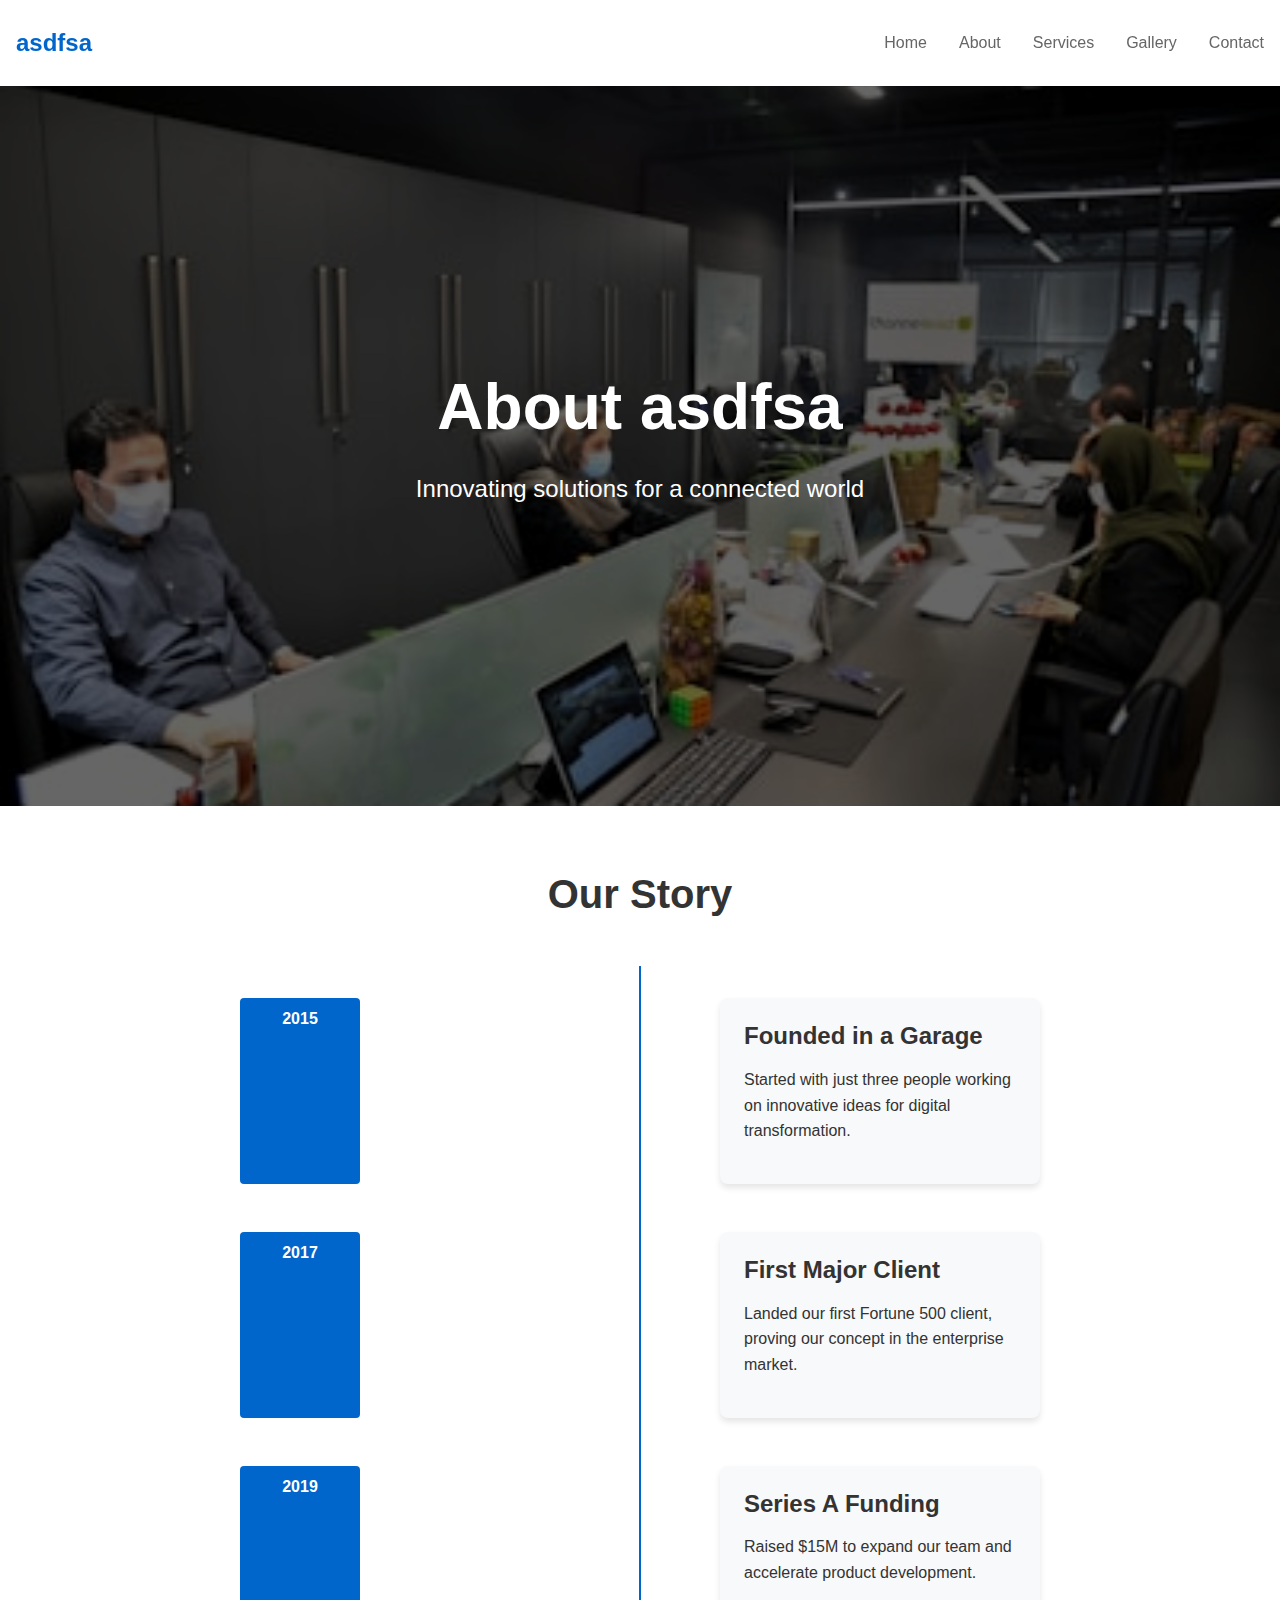
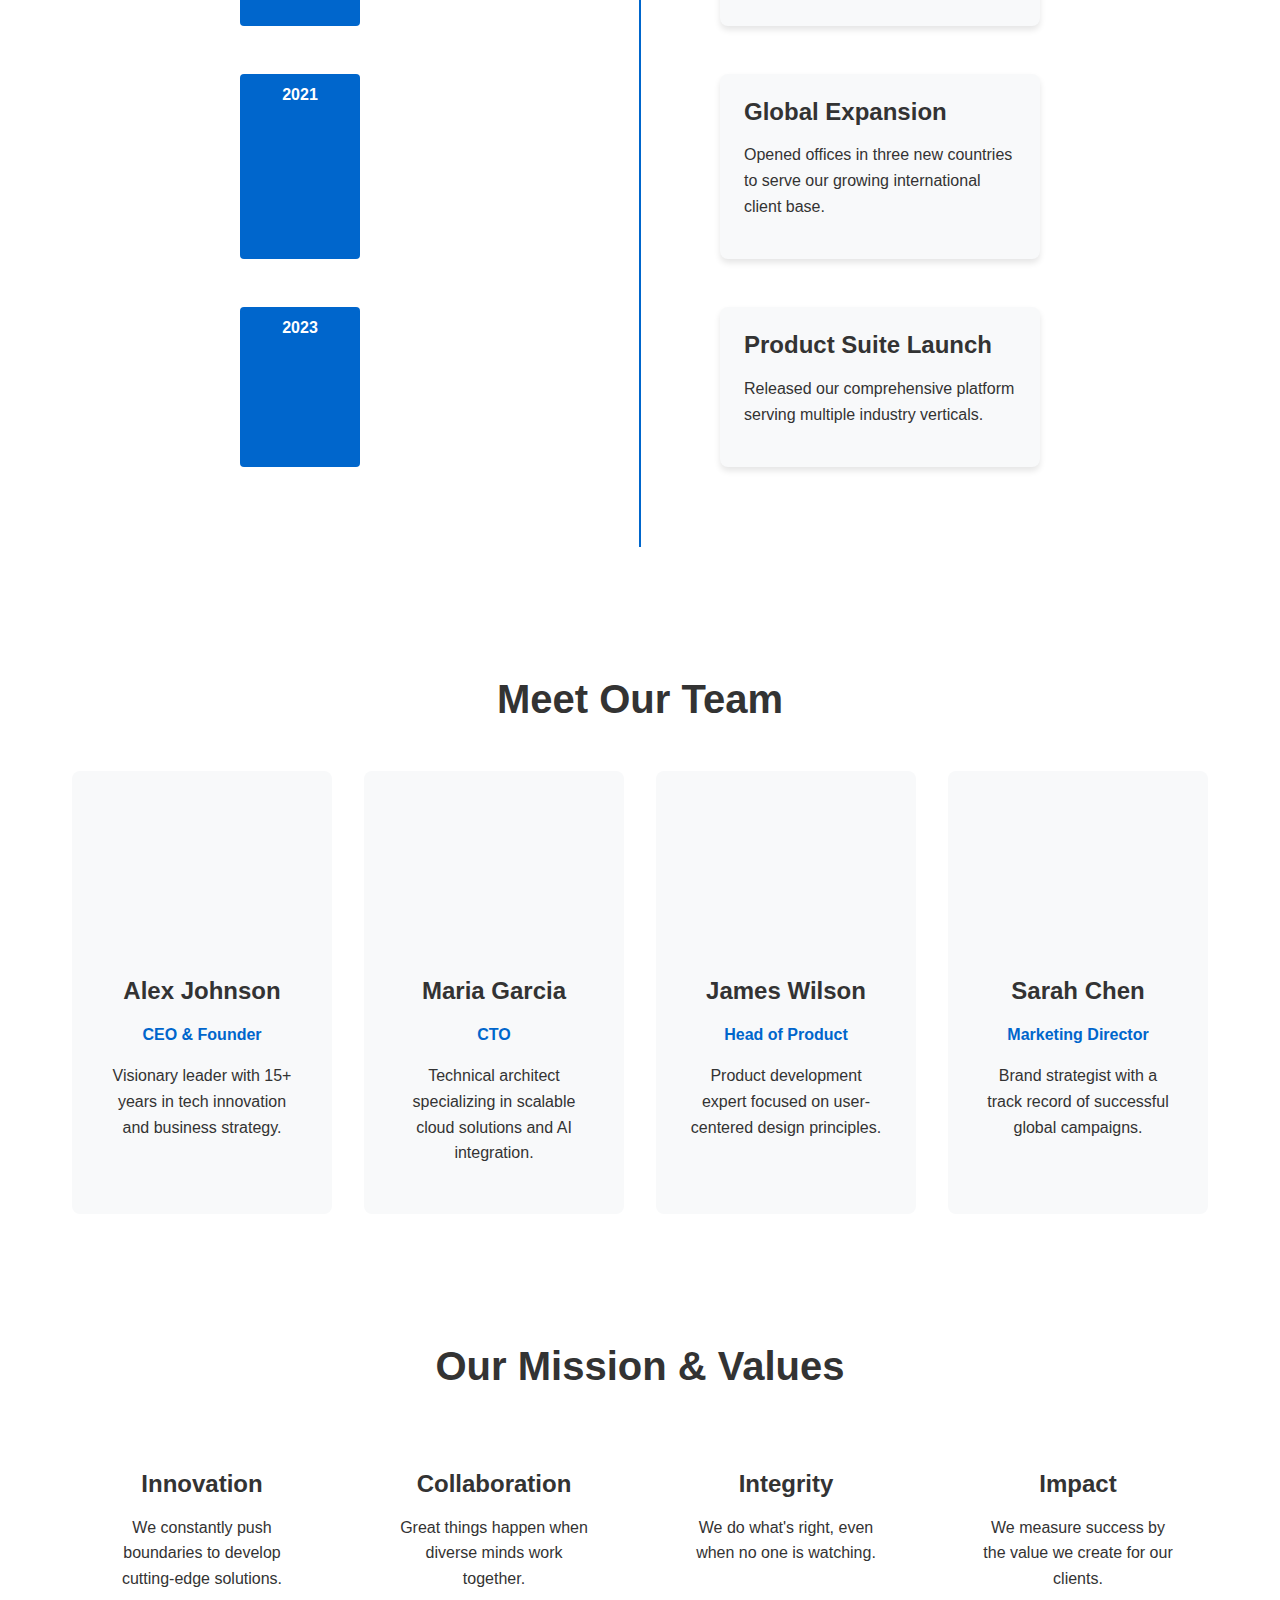
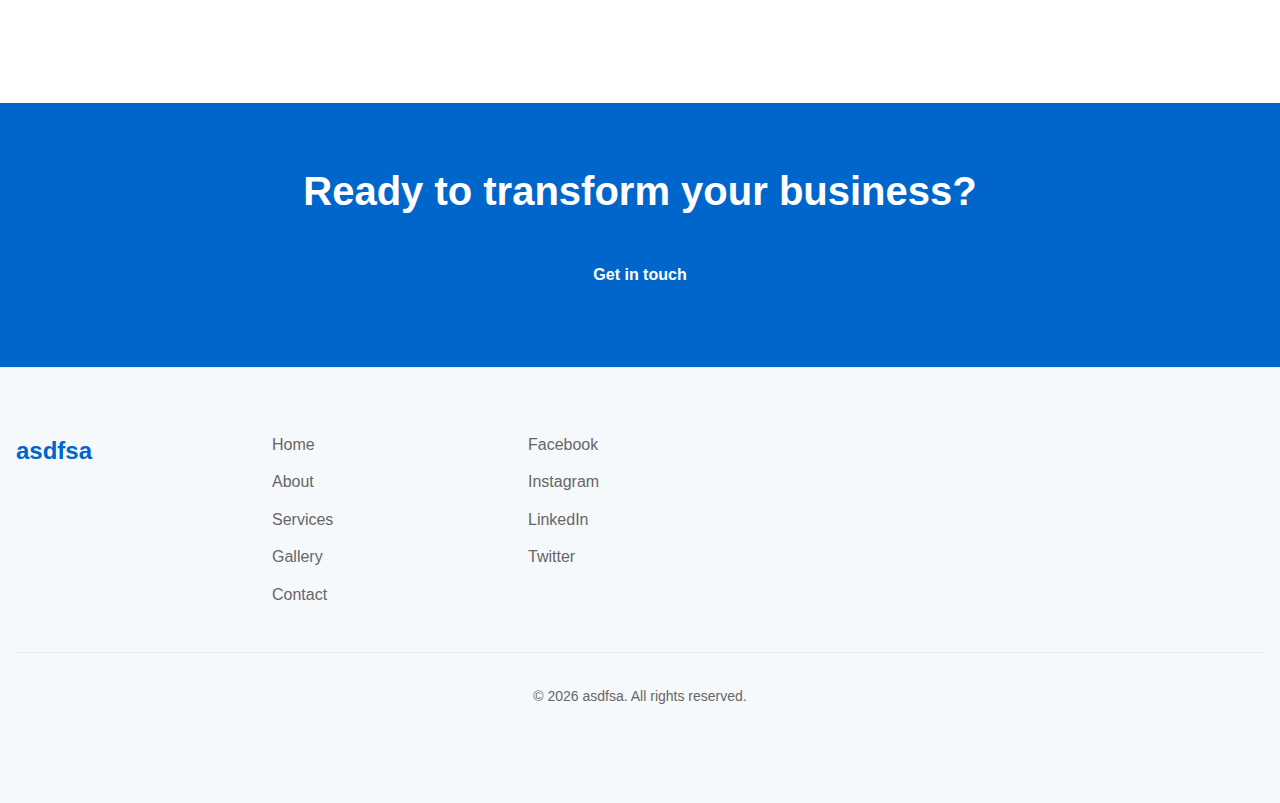
<file: about.html>
<!DOCTYPE html>
            <html lang="en">
            <head>
            <meta charset="UTF-8" />
            <meta name="viewport" content="width=device-width, initial-scale=1.0" />
            <title>asdfsa | About Us</title>
            <link rel="stylesheet" href="css/base.css" />
            <link rel="stylesheet" href="css/about.css" />
            </head>
            <body>
            <header class="site-header">
  <div class="header-container">
    <a href="index.html" class="logo">asdfsa</a>
    
    <button class="menu-toggle" aria-label="Toggle navigation">
      <span class="hamburger"></span>
    </button>
    
    <nav class="main-nav">
      <ul class="nav-menu">
        <li><a href="index.html">Home</a></li>
        <li><a href="about.html">About</a></li>
        <li><a href="services.html">Services</a></li>
        <li><a href="gallery.html">Gallery</a></li>
        <li><a href="contact.html">Contact</a></li>
      </ul>
    </nav>
  </div>
</header>

            <main>
  <!-- Hero Section -->
  <section class="hero">
    <div class="hero-image-container">
      <img src="images/about1.jpg" alt="asdfsa office" class="hero-image">
      <div class="hero-overlay"></div>
    </div>
    <div class="hero-content">
      <h1>About asdfsa</h1>
      <p class="subheading">Innovating solutions for a connected world</p>
    </div>
  </section>

  <!-- Our Story -->
  <section class="section our-story">
    <div class="container">
      <h2>Our Story</h2>
      <div class="timeline">
        <div class="timeline-item">
          <div class="timeline-year">2015</div>
          <div class="timeline-content">
            <h3>Founded in a Garage</h3>
            <p>Started with just three people working on innovative ideas for digital transformation.</p>
          </div>
        </div>
        <div class="timeline-item">
          <div class="timeline-year">2017</div>
          <div class="timeline-content">
            <h3>First Major Client</h3>
            <p>Landed our first Fortune 500 client, proving our concept in the enterprise market.</p>
          </div>
        </div>
        <div class="timeline-item">
          <div class="timeline-year">2019</div>
          <div class="timeline-content">
            <h3>Series A Funding</h3>
            <p>Raised $15M to expand our team and accelerate product development.</p>
          </div>
        </div>
        <div class="timeline-item">
          <div class="timeline-year">2021</div>
          <div class="timeline-content">
            <h3>Global Expansion</h3>
            <p>Opened offices in three new countries to serve our growing international client base.</p>
          </div>
        </div>
        <div class="timeline-item">
          <div class="timeline-year">2023</div>
          <div class="timeline-content">
            <h3>Product Suite Launch</h3>
            <p>Released our comprehensive platform serving multiple industry verticals.</p>
          </div>
        </div>
      </div>
    </div>
  </section>

  <!-- Meet Our Team -->
  <section class="section team">
    <div class="container">
      <h2>Meet Our Team</h2>
      <div class="team-grid">
        <div class="team-member">
          <div class="team-photo">
            <i class="fas fa-user-circle"></i>
          </div>
          <h3>Alex Johnson</h3>
          <p class="title">CEO & Founder</p>
          <p class="bio">Visionary leader with 15+ years in tech innovation and business strategy.</p>
        </div>
        <div class="team-member">
          <div class="team-photo">
            <i class="fas fa-user-circle"></i>
          </div>
          <h3>Maria Garcia</h3>
          <p class="title">CTO</p>
          <p class="bio">Technical architect specializing in scalable cloud solutions and AI integration.</p>
        </div>
        <div class="team-member">
          <div class="team-photo">
            <i class="fas fa-user-circle"></i>
          </div>
          <h3>James Wilson</h3>
          <p class="title">Head of Product</p>
          <p class="bio">Product development expert focused on user-centered design principles.</p>
        </div>
        <div class="team-member">
          <div class="team-photo">
            <i class="fas fa-user-circle"></i>
          </div>
          <h3>Sarah Chen</h3>
          <p class="title">Marketing Director</p>
          <p class="bio">Brand strategist with a track record of successful global campaigns.</p>
        </div>
      </div>
    </div>
  </section>

  <!-- Our Mission & Values -->
  <section class="section values">
    <div class="container">
      <h2>Our Mission & Values</h2>
      <div class="values-grid">
        <div class="value-card">
          <i class="fas fa-lightbulb"></i>
          <h3>Innovation</h3>
          <p>We constantly push boundaries to develop cutting-edge solutions.</p>
        </div>
        <div class="value-card">
          <i class="fas fa-users"></i>
          <h3>Collaboration</h3>
          <p>Great things happen when diverse minds work together.</p>
        </div>
        <div class="value-card">
          <i class="fas fa-shield-alt"></i>
          <h3>Integrity</h3>
          <p>We do what's right, even when no one is watching.</p>
        </div>
        <div class="value-card">
          <i class="fas fa-rocket"></i>
          <h3>Impact</h3>
          <p>We measure success by the value we create for our clients.</p>
        </div>
      </div>
    </div>
  </section>

  <!-- CTA Banner -->
  <section class="cta-banner">
    <div class="container">
      <h2>Ready to transform your business?</h2>
      <a href="contact.html" class="btn btn-primary">Get in touch</a>
    </div>
  </section>
</main>

            <footer class="site-footer">
  <div class="footer-container">
    <div class="footer-grid">
      <div class="footer-logo">asdfsa</div>
      
      <div class="footer-links">
        <ul class="footer-nav">
          <li><a href="index.html">Home</a></li>
          <li><a href="about.html">About</a></li>
          <li><a href="services.html">Services</a></li>
          <li><a href="gallery.html">Gallery</a></li>
          <li><a href="contact.html">Contact</a></li>
        </ul>
      </div>
      
      <div class="footer-social">
        <ul class="social-links">
          <li><a href="#" aria-label="Facebook">Facebook</a></li>
          <li><a href="#" aria-label="Instagram">Instagram</a></li>
          <li><a href="#" aria-label="LinkedIn">LinkedIn</a></li>
          <li><a href="#" aria-label="Twitter">Twitter</a></li>
        </ul>
      </div>
      
      <div class="footer-legal">
        <p class="copyright">&copy; <span id="year"></span> asdfsa. All rights reserved.</p>
      </div>
    </div>
  </div>
</footer>

<script>
  document.getElementById('year').textContent = new Date().getFullYear();
</script>

            <script src="js/base.js"></script>
            <script src="js/about.js"></script>
            </body>
            </html>
</file>
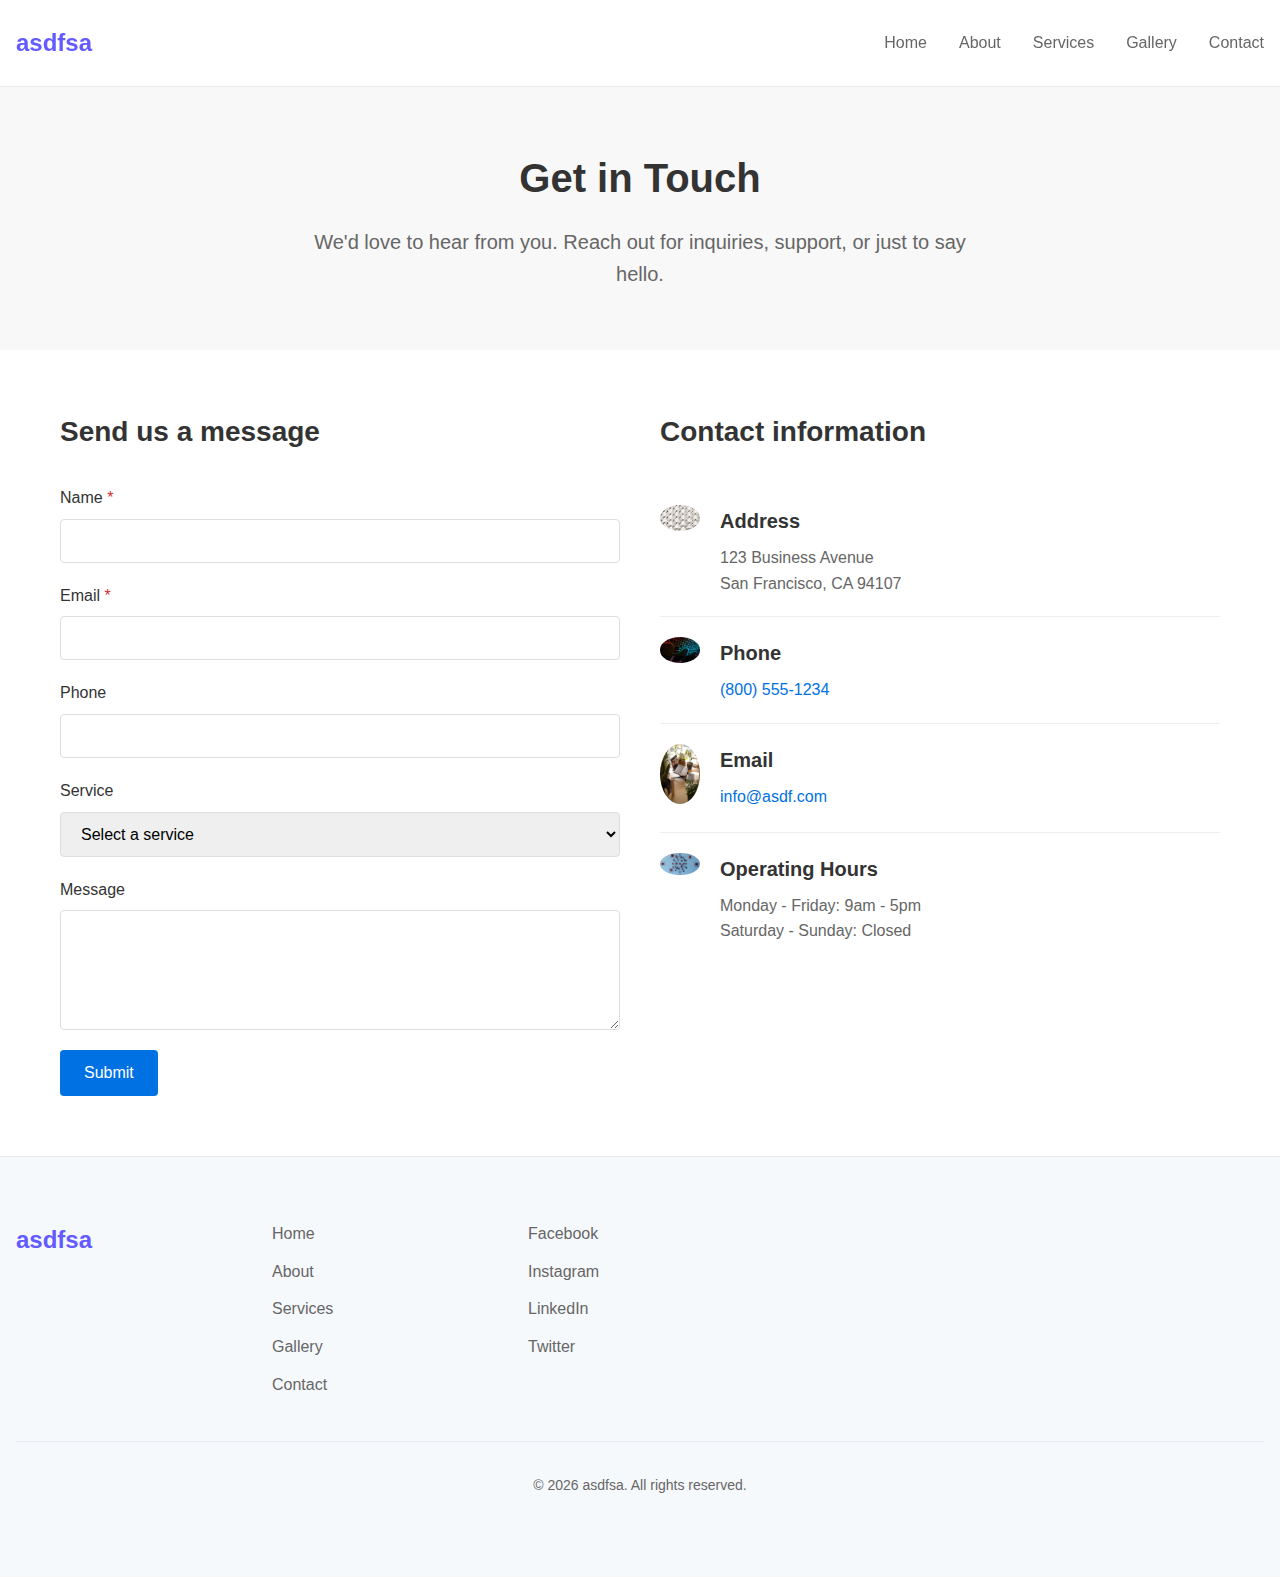
<file: contact.html>
<!DOCTYPE html>
            <html lang="en">
            <head>
            <meta charset="UTF-8" />
            <meta name="viewport" content="width=device-width, initial-scale=1.0" />
            <title>asdfsa | Contact Us</title>
            <link rel="stylesheet" href="css/base.css" />
            <link rel="stylesheet" href="css/contact.css" />
            </head>
            <body>
            <header class="site-header">
  <div class="header-container">
    <a href="index.html" class="logo">asdfsa</a>
    
    <button class="menu-toggle" aria-label="Toggle navigation">
      <span class="hamburger"></span>
    </button>
    
    <nav class="main-nav">
      <ul class="nav-menu">
        <li><a href="index.html">Home</a></li>
        <li><a href="about.html">About</a></li>
        <li><a href="services.html">Services</a></li>
        <li><a href="gallery.html">Gallery</a></li>
        <li><a href="contact.html">Contact</a></li>
      </ul>
    </nav>
  </div>
</header>

            <!-- header include -->
<main class="contact-page">
  <section class="contact-hero">
    <div class="container">
      <h1>Get in Touch</h1>
      <p class="subheading">We'd love to hear from you. Reach out for inquiries, support, or just to say hello.</p>
    </div>
  </section>

  <section class="contact-content">
    <div class="container">
      <div class="contact-grid">
        <div class="contact-form-container">
          <h2>Send us a message</h2>
          <form id="customForm" data-form-handler="" class="contact-form">
            <div class="form-group">
              <label for="name">Name <span class="required">*</span></label>
              <input type="text" id="name" name="name" required>
            </div>
            <div class="form-group">
              <label for="email">Email <span class="required">*</span></label>
              <input type="email" id="email" name="email" required>
            </div>
            <div class="form-group">
              <label for="phone">Phone</label>
              <input type="tel" id="phone" name="phone">
            </div>
            <div class="form-group">
              <label for="service">Service</label>
              <select id="service" name="service">
                <option value="">Select a service</option>
                <option value="support">Technical Support</option>
                <option value="sales">Sales Inquiry</option>
                <option value="feedback">Product Feedback</option>
                <option value="other">Other</option>
              </select>
            </div>
            <div class="form-group">
              <label for="message">Message</label>
              <textarea id="message" name="message" rows="5"></textarea>
            </div>
            <button type="submit" class="btn-submit">Submit</button>
          </form>
        </div>

        <div class="contact-info-container">
          <h2>Contact information</h2>
          <div class="contact-card">
            <div class="contact-icon">
              <img src="images/contact1.jpg" alt="Location icon" width="40" height="40">
            </div>
            <div class="contact-details">
              <h3>Address</h3>
              <p>123 Business Avenue<br>San Francisco, CA 94107</p>
            </div>
          </div>

          <div class="contact-card">
            <div class="contact-icon">
              <img src="images/contact2.jpg" alt="Phone icon" width="40" height="40">
            </div>
            <div class="contact-details">
              <h3>Phone</h3>
              <p><a href="tel:+18005551234">(800) 555-1234</a></p>
            </div>
          </div>

          <div class="contact-card">
            <div class="contact-icon">
              <img src="images/contact3.jpg" alt="Email icon" width="40" height="40">
            </div>
            <div class="contact-details">
              <h3>Email</h3>
              <p><a href="mailto:info@asdf.com">info@asdf.com</a></p>
            </div>
          </div>

          <div class="contact-card">
            <div class="contact-icon">
              <img src="images/contact4.jpg" alt="Hours icon" width="40" height="40">
            </div>
            <div class="contact-details">
              <h3>Operating Hours</h3>
              <p>Monday - Friday: 9am - 5pm<br>Saturday - Sunday: Closed</p>
            </div>
          </div>
        </div>
      </div>
    </div>
  </section>
</main>
<!-- footer include -->

            <footer class="site-footer">
  <div class="footer-container">
    <div class="footer-grid">
      <div class="footer-logo">asdfsa</div>
      
      <div class="footer-links">
        <ul class="footer-nav">
          <li><a href="index.html">Home</a></li>
          <li><a href="about.html">About</a></li>
          <li><a href="services.html">Services</a></li>
          <li><a href="gallery.html">Gallery</a></li>
          <li><a href="contact.html">Contact</a></li>
        </ul>
      </div>
      
      <div class="footer-social">
        <ul class="social-links">
          <li><a href="#" aria-label="Facebook">Facebook</a></li>
          <li><a href="#" aria-label="Instagram">Instagram</a></li>
          <li><a href="#" aria-label="LinkedIn">LinkedIn</a></li>
          <li><a href="#" aria-label="Twitter">Twitter</a></li>
        </ul>
      </div>
      
      <div class="footer-legal">
        <p class="copyright">&copy; <span id="year"></span> asdfsa. All rights reserved.</p>
      </div>
    </div>
  </div>
</footer>

<script>
  document.getElementById('year').textContent = new Date().getFullYear();
</script>

            <script src="js/base.js"></script>
            <script src="js/contact.js"></script>
            </body>
            </html>
</file>
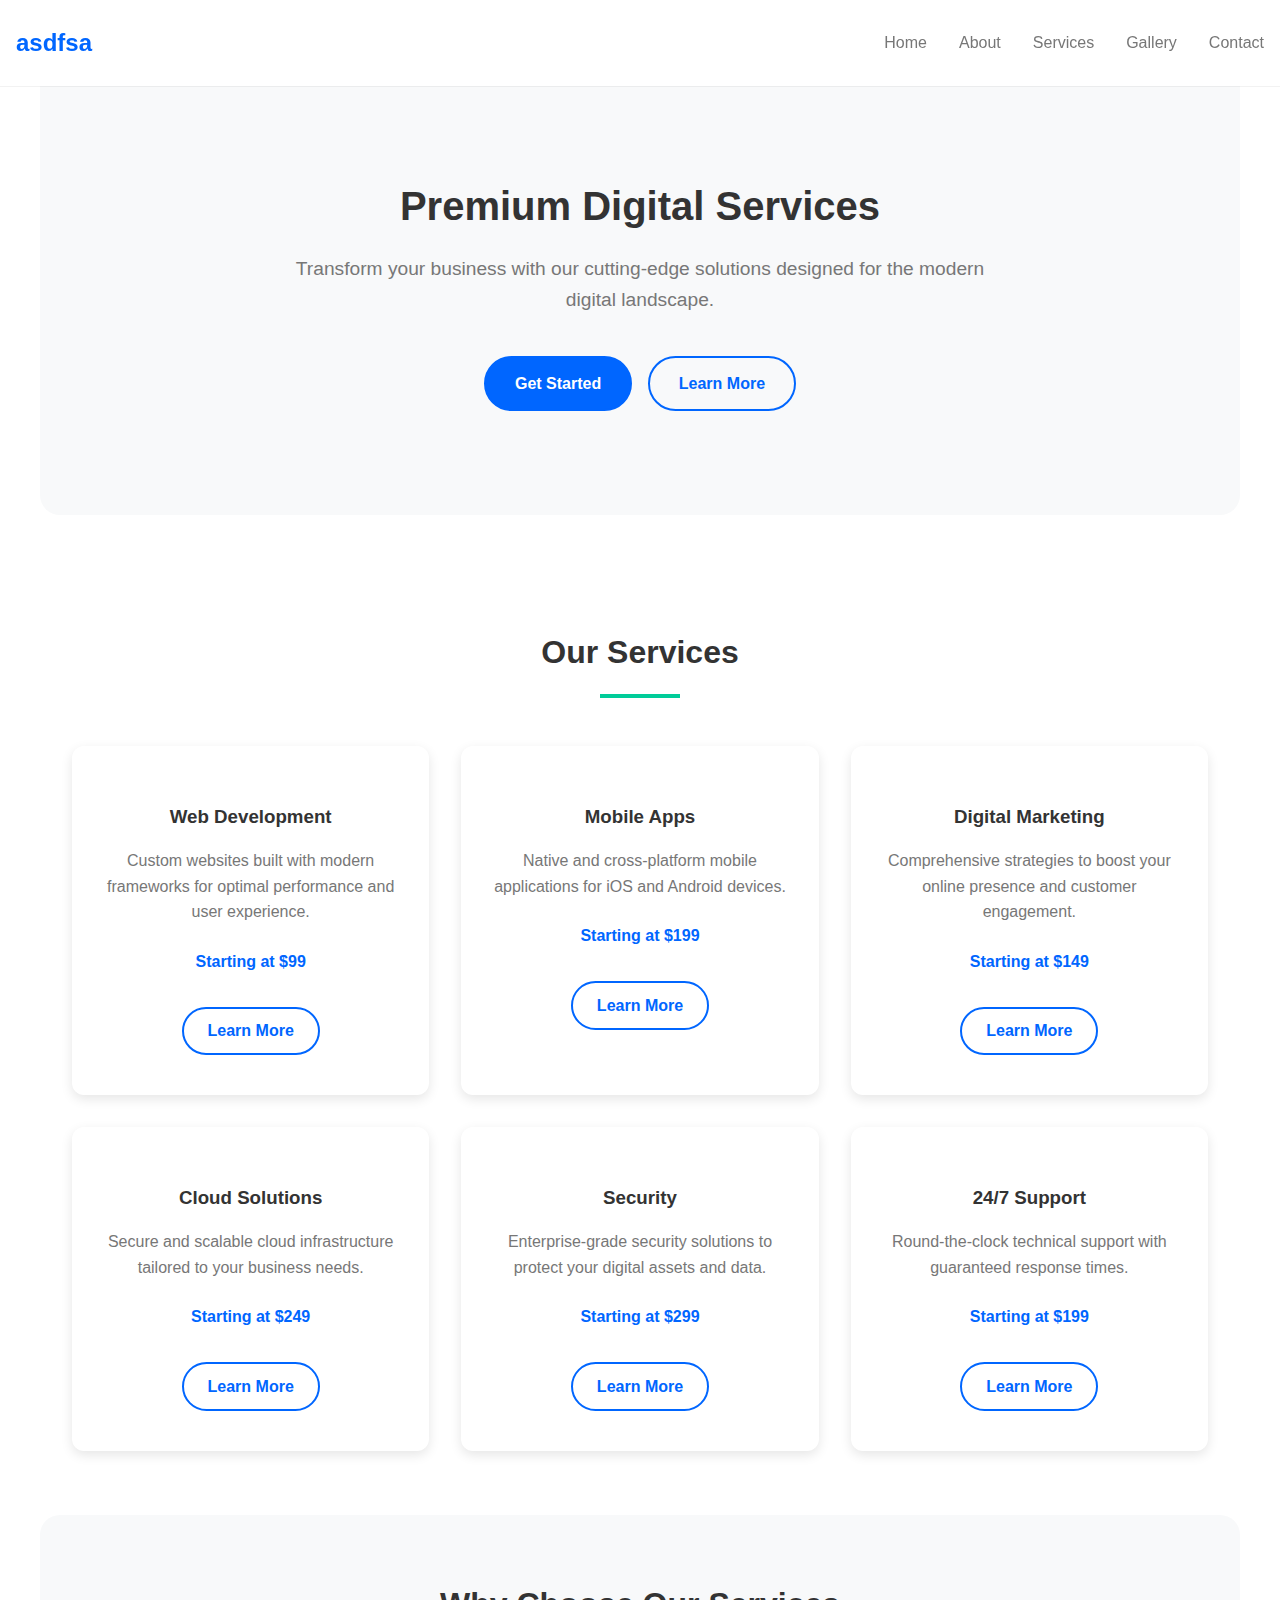
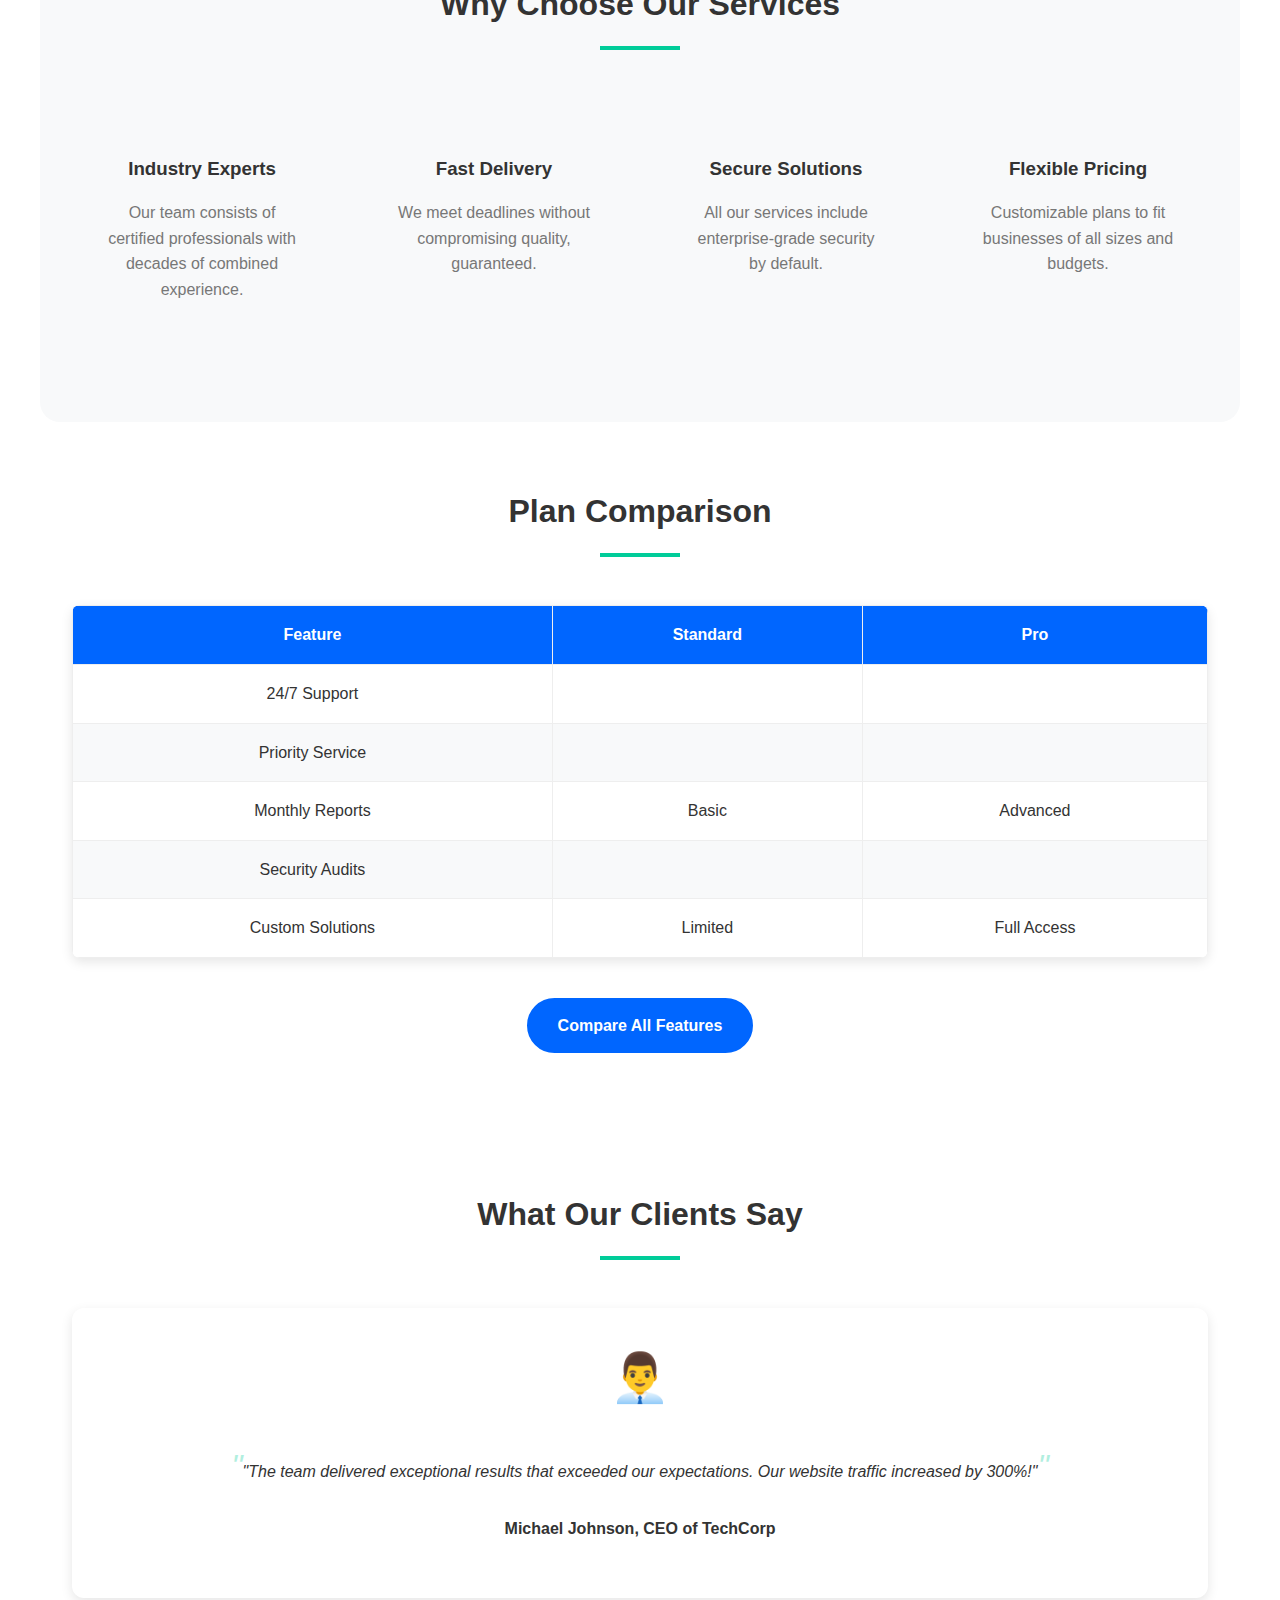
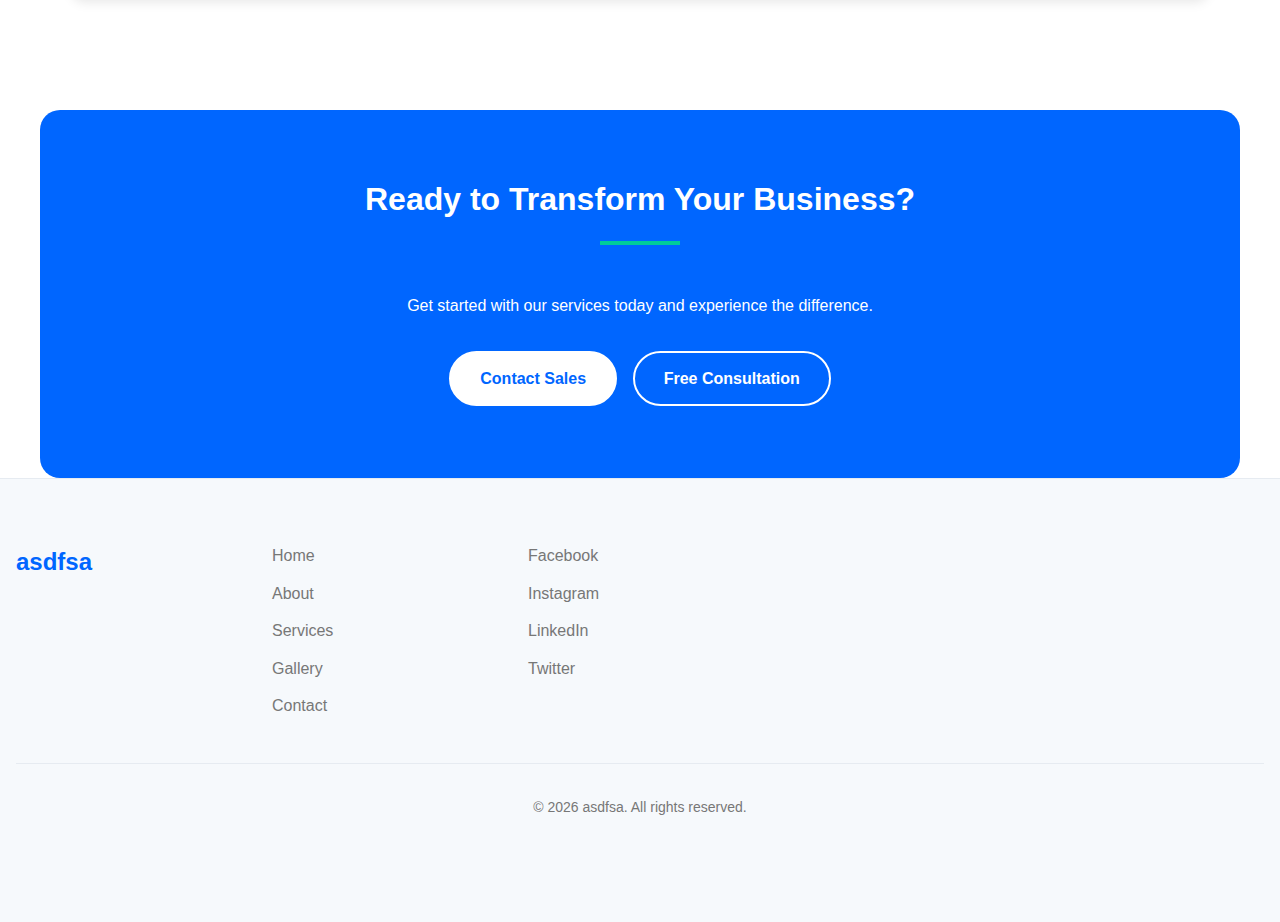
<file: services.html>
<!DOCTYPE html>
            <html lang="en">
            <head>
            <meta charset="UTF-8" />
            <meta name="viewport" content="width=device-width, initial-scale=1.0" />
            <title>asdfsa | Services</title>
            <link rel="stylesheet" href="css/base.css" />
            <link rel="stylesheet" href="css/services.css" />
            </head>
            <body>
            <header class="site-header">
  <div class="header-container">
    <a href="index.html" class="logo">asdfsa</a>
    
    <button class="menu-toggle" aria-label="Toggle navigation">
      <span class="hamburger"></span>
    </button>
    
    <nav class="main-nav">
      <ul class="nav-menu">
        <li><a href="index.html">Home</a></li>
        <li><a href="about.html">About</a></li>
        <li><a href="services.html">Services</a></li>
        <li><a href="gallery.html">Gallery</a></li>
        <li><a href="contact.html">Contact</a></li>
      </ul>
    </nav>
  </div>
</header>

            <main>
    <!-- 1️⃣ Hero Section -->
    <section class="hero">
        <div class="hero-content">
            <h1>Premium Digital Services</h1>
            <p class="subheading">Transform your business with our cutting-edge solutions designed for the modern digital landscape.</p>
            <div class="hero-buttons">
                <a href="#" class="btn btn-primary">Get Started</a>
                <a href="#" class="btn btn-secondary">Learn More</a>
            </div>
        </div>
    </section>

    <!-- 2️⃣ Service Overview Grid -->
    <section class="services-grid">
        <h2>Our Services</h2>
        <div class="grid-container">
            <!-- Service Card 1 -->
            <div class="service-card">
                <div class="service-icon"><i class="fas fa-globe"></i></div>
                <h3>Web Development</h3>
                <p>Custom websites built with modern frameworks for optimal performance and user experience.</p>
                <p class="price">Starting at $99</p>
                <a href="#" class="btn btn-outline">Learn More</a>
            </div>
            
            <!-- Service Card 2 -->
            <div class="service-card">
                <div class="service-icon"><i class="fas fa-mobile-alt"></i></div>
                <h3>Mobile Apps</h3>
                <p>Native and cross-platform mobile applications for iOS and Android devices.</p>
                <p class="price">Starting at $199</p>
                <a href="#" class="btn btn-outline">Learn More</a>
            </div>
            
            <!-- Service Card 3 -->
            <div class="service-card">
                <div class="service-icon"><i class="fas fa-chart-line"></i></div>
                <h3>Digital Marketing</h3>
                <p>Comprehensive strategies to boost your online presence and customer engagement.</p>
                <p class="price">Starting at $149</p>
                <a href="#" class="btn btn-outline">Learn More</a>
            </div>
            
            <!-- Service Card 4 -->
            <div class="service-card">
                <div class="service-icon"><i class="fas fa-cloud"></i></div>
                <h3>Cloud Solutions</h3>
                <p>Secure and scalable cloud infrastructure tailored to your business needs.</p>
                <p class="price">Starting at $249</p>
                <a href="#" class="btn btn-outline">Learn More</a>
            </div>
            
            <!-- Service Card 5 -->
            <div class="service-card">
                <div class="service-icon"><i class="fas fa-shield-alt"></i></div>
                <h3>Security</h3>
                <p>Enterprise-grade security solutions to protect your digital assets and data.</p>
                <p class="price">Starting at $299</p>
                <a href="#" class="btn btn-outline">Learn More</a>
            </div>
            
            <!-- Service Card 6 -->
            <div class="service-card">
                <div class="service-icon"><i class="fas fa-headset"></i></div>
                <h3>24/7 Support</h3>
                <p>Round-the-clock technical support with guaranteed response times.</p>
                <p class="price">Starting at $199</p>
                <a href="#" class="btn btn-outline">Learn More</a>
            </div>
        </div>
    </section>

    <!-- 3️⃣ Why Choose Us -->
    <section class="why-us">
        <h2>Why Choose Our Services</h2>
        <div class="reasons-container">
            <div class="reason">
                <div class="reason-icon"><i class="fas fa-award"></i></div>
                <h3>Industry Experts</h3>
                <p>Our team consists of certified professionals with decades of combined experience.</p>
            </div>
            <div class="reason">
                <div class="reason-icon"><i class="fas fa-clock"></i></div>
                <h3>Fast Delivery</h3>
                <p>We meet deadlines without compromising quality, guaranteed.</p>
            </div>
            <div class="reason">
                <div class="reason-icon"><i class="fas fa-lock"></i></div>
                <h3>Secure Solutions</h3>
                <p>All our services include enterprise-grade security by default.</p>
            </div>
            <div class="reason">
                <div class="reason-icon"><i class="fas fa-hand-holding-usd"></i></div>
                <h3>Flexible Pricing</h3>
                <p>Customizable plans to fit businesses of all sizes and budgets.</p>
            </div>
        </div>
    </section>

    <!-- 4️⃣ Comparison Table -->
    <section class="comparison">
        <h2>Plan Comparison</h2>
        <div class="table-container">
            <table>
                <thead>
                    <tr>
                        <th>Feature</th>
                        <th>Standard</th>
                        <th>Pro</th>
                    </tr>
                </thead>
                <tbody>
                    <tr>
                        <td>24/7 Support</td>
                        <td><i class="fas fa-check"></i></td>
                        <td><i class="fas fa-check"></i></td>
                    </tr>
                    <tr>
                        <td>Priority Service</td>
                        <td><i class="fas fa-times"></i></td>
                        <td><i class="fas fa-check"></i></td>
                    </tr>
                    <tr>
                        <td>Monthly Reports</td>
                        <td>Basic</td>
                        <td>Advanced</td>
                    </tr>
                    <tr>
                        <td>Security Audits</td>
                        <td><i class="fas fa-times"></i></td>
                        <td><i class="fas fa-check"></i></td>
                    </tr>
                    <tr>
                        <td>Custom Solutions</td>
                        <td>Limited</td>
                        <td>Full Access</td>
                    </tr>
                </tbody>
            </table>
        </div>
        <div class="comparison-cta">
            <a href="#" class="btn btn-primary">Compare All Features</a>
        </div>
    </section>

    <!-- 5️⃣ Customer Testimonials -->
    <section class="testimonials">
        <h2>What Our Clients Say</h2>
        <div class="testimonial-container">
            <div class="testimonial-card">
                <div class="testimonial-avatar">👨‍💼</div>
                <blockquote>"The team delivered exceptional results that exceeded our expectations. Our website traffic increased by 300%!"</blockquote>
                <p class="client-info">Michael Johnson, CEO of TechCorp</p>
            </div>
            <div class="testimonial-card">
                <div class="testimonial-avatar">👩‍💻</div>
                <blockquote>"Their mobile app development service was fast, efficient, and exactly what we needed to scale our operations."</blockquote>
                <p class="client-info">Sarah Williams, CTO of StartupX</p>
            </div>
            <div class="testimonial-card">
                <div class="testimonial-avatar">👨‍🎓</div>
                <blockquote>"The security solutions provided gave us peace of mind knowing our customer data is always protected."</blockquote>
                <p class="client-info">David Chen, Director of EduSystems</p>
            </div>
        </div>
    </section>

    <!-- 6️⃣ Call to Action Section -->
    <section class="final-cta">
        <div class="cta-content">
            <h2>Ready to Transform Your Business?</h2>
            <p>Get started with our services today and experience the difference.</p>
            <div class="cta-buttons">
                <a href="#" class="btn btn-primary">Contact Sales</a>
                <a href="#" class="btn btn-secondary">Free Consultation</a>
            </div>
        </div>
    </section>
</main>

            <footer class="site-footer">
  <div class="footer-container">
    <div class="footer-grid">
      <div class="footer-logo">asdfsa</div>
      
      <div class="footer-links">
        <ul class="footer-nav">
          <li><a href="index.html">Home</a></li>
          <li><a href="about.html">About</a></li>
          <li><a href="services.html">Services</a></li>
          <li><a href="gallery.html">Gallery</a></li>
          <li><a href="contact.html">Contact</a></li>
        </ul>
      </div>
      
      <div class="footer-social">
        <ul class="social-links">
          <li><a href="#" aria-label="Facebook">Facebook</a></li>
          <li><a href="#" aria-label="Instagram">Instagram</a></li>
          <li><a href="#" aria-label="LinkedIn">LinkedIn</a></li>
          <li><a href="#" aria-label="Twitter">Twitter</a></li>
        </ul>
      </div>
      
      <div class="footer-legal">
        <p class="copyright">&copy; <span id="year"></span> asdfsa. All rights reserved.</p>
      </div>
    </div>
  </div>
</footer>

<script>
  document.getElementById('year').textContent = new Date().getFullYear();
</script>

            <script src="js/base.js"></script>
            <script src="js/services.js"></script>
            </body>
            </html>
</file>
<file: css/base.css>
/* Base Styles & Variables */
:root {
  --primary-color: #635bff;
  --text-color: #1a1a1a;
  --text-light: #666;
  --bg-color: #ffffff;
  --border-color: #e6ebf1;
  --spacing-unit: 1rem;
  --max-width: 1280px;
  --border-radius: 4px;
  --transition-speed: 0.2s;
}

* {
  margin: 0;
  padding: 0;
  box-sizing: border-box;
}

html {
  scroll-behavior: smooth;
}

body {
  font-family: 'Poppins', 'Open Sans', -apple-system, BlinkMacSystemFont, 
    'Segoe UI', Roboto, Oxygen, Ubuntu, Cantarell, sans-serif;
  color: var(--text-color);
  background-color: var(--bg-color);
  line-height: 1.6;
  font-size: 16px;
  overflow-x: hidden;
}

a {
  color: var(--primary-color);
  text-decoration: none;
  transition: color var(--transition-speed) ease;
}

a:hover {
  color: var(--text-color);
}

img {
  max-width: 100%;
  height: auto;
}

.container {
  width: 100%;
  max-width: var(--max-width);
  margin: 0 auto;
  padding: 0 var(--spacing-unit);
}

/* Header Styles */
.site-header {
  position: sticky;
  top: 0;
  background-color: var(--bg-color);
  box-shadow: 0 1px 0 rgba(0, 0, 0, 0.05);
  z-index: 100;
  padding: 1.5rem 0;
}

.header-container {
  display: flex;
  justify-content: space-between;
  align-items: center;
  max-width: var(--max-width);
  margin: 0 auto;
  padding: 0 var(--spacing-unit);
}

.logo {
  font-size: 1.5rem;
  font-weight: 700;
  color: var(--primary-color);
}

.main-nav ul {
  display: flex;
  list-style: none;
  gap: 2rem;
}

.main-nav a {
  font-weight: 500;
  color: var(--text-light);
  padding: 0.5rem 0;
  position: relative;
}

.main-nav a:hover {
  color: var(--text-color);
}

.main-nav a::after {
  content: '';
  position: absolute;
  bottom: 0;
  left: 0;
  width: 0;
  height: 2px;
  background-color: var(--primary-color);
  transition: width var(--transition-speed) ease;
}

.main-nav a:hover::after {
  width: 100%;
}

.menu-toggle {
  display: none;
  background: none;
  border: none;
  cursor: pointer;
  padding: 0.5rem;
}

.hamburger {
  display: block;
  width: 24px;
  height: 2px;
  background-color: var(--text-color);
  position: relative;
}

.hamburger::before,
.hamburger::after {
  content: '';
  position: absolute;
  width: 24px;
  height: 2px;
  background-color: var(--text-color);
  left: 0;
}

.hamburger::before {
  top: -6px;
}

.hamburger::after {
  bottom: -6px;
}

/* Footer Styles */
.site-footer {
  background-color: #f6f9fc;
  padding: 4rem 0 2rem;
  border-top: 1px solid var(--border-color);
}

.footer-container {
  max-width: var(--max-width);
  margin: 0 auto;
  padding: 0 var(--spacing-unit);
}

.footer-grid {
  display: grid;
  grid-template-columns: repeat(auto-fit, minmax(200px, 1fr));
  gap: 2rem;
  margin-bottom: 3rem;
}

.footer-logo {
  font-size: 1.5rem;
  font-weight: 700;
  color: var(--primary-color);
  margin-bottom: 1rem;
}

.footer-nav,
.social-links {
  list-style: none;
}

.footer-nav li,
.social-links li {
  margin-bottom: 0.75rem;
}

.footer-nav a,
.social-links a {
  color: var(--text-light);
  font-weight: 400;
}

.footer-nav a:hover,
.social-links a:hover {
  color: var(--primary-color);
}

.footer-legal {
  grid-column: 1 / -1;
  padding-top: 2rem;
  border-top: 1px solid var(--border-color);
  text-align: center;
}

.copyright {
  color: var(--text-light);
  font-size: 0.875rem;
}

/* Responsive Styles */
@media (max-width: 768px) {
  .menu-toggle {
    display: block;
  }

  .nav-menu {
    display: none;
    position: absolute;
    top: 100%;
    left: 0;
    width: 100%;
    background-color: var(--bg-color);
    padding: 1rem;
    box-shadow: 0 4px 6px rgba(0, 0, 0, 0.05);
    flex-direction: column;
    gap: 1rem;
  }

  .nav-menu.active {
    display: flex;
  }

  .main-nav ul {
    gap: 0;
  }

  .main-nav li {
    padding: 0.5rem 0;
    border-bottom: 1px solid var(--border-color);
  }

  .main-nav a {
    display: block;
    padding: 0.5rem 0;
  }

  .footer-grid {
    grid-template-columns: 1fr;
  }
}

@media (min-width: 769px) and (max-width: 1024px) {
  .header-container,
  .footer-container {
    padding: 0 2rem;
  }
}
</file>
<file: css/about.css>
/* Base Styles */
:root {
  --primary-color: #0066cc;
  --dark-color: #1a1a1a;
  --light-color: #f8f9fa;
  --text-color: #333;
  --overlay-color: rgba(0, 0, 0, 0.6);
}

* {
  margin: 0;
  padding: 0;
  box-sizing: border-box;
}

body {
  font-family: 'Poppins', sans-serif;
  color: var(--text-color);
  line-height: 1.6;
}

.container {
  max-width: 1200px;
  margin: 0 auto;
  padding: 0 2rem;
}

.section {
  padding: 4rem 0;
}

h1, h2, h3 {
  margin-bottom: 1rem;
  line-height: 1.2;
}

h1 {
  font-size: 3rem;
}

h2 {
  font-size: 2.5rem;
  text-align: center;
  margin-bottom: 3rem;
}

h3 {
  font-size: 1.5rem;
}

p {
  margin-bottom: 1rem;
}

.btn {
  display: inline-block;
  padding: 0.8rem 1.8rem;
  border-radius: 4px;
  text-decoration: none;
  font-weight: 600;
  transition: all 0.3s ease;
}

.btn-primary {
  background-color: var(--primary-color);
  color: white;
  border: 2px solid var(--primary-color);
}

.btn-primary:hover {
  background-color: transparent;
  color: var(--primary-color);
}

/* Hero Section */
.hero {
  position: relative;
  height: 80vh;
  min-height: 500px;
  overflow: hidden;
}

.hero-image-container {
  position: absolute;
  top: 0;
  left: 0;
  width: 100%;
  height: 100%;
}

.hero-image {
  width: 100%;
  height: 100%;
  object-fit: cover;
}

.hero-overlay {
  position: absolute;
  top: 0;
  left: 0;
  width: 100%;
  height: 100%;
  background-color: var(--overlay-color);
}

.hero-content {
  position: relative;
  z-index: 1;
  height: 100%;
  display: flex;
  flex-direction: column;
  justify-content: center;
  align-items: center;
  text-align: center;
  color: white;
  padding: 0 2rem;
}

.hero-content h1 {
  font-size: 4rem;
  margin-bottom: 1.5rem;
}

.subheading {
  font-size: 1.5rem;
  max-width: 700px;
}

/* Timeline Section */
.timeline {
  position: relative;
  max-width: 800px;
  margin: 0 auto;
  padding: 2rem 0;
}

.timeline::before {
  content: '';
  position: absolute;
  top: 0;
  left: 50%;
  width: 2px;
  height: 100%;
  background-color: var(--primary-color);
  transform: translateX(-50%);
}

.timeline-item {
  position: relative;
  margin-bottom: 3rem;
  display: flex;
  justify-content: space-between;
}

.timeline-year {
  width: 120px;
  padding: 0.5rem 1rem;
  background-color: var(--primary-color);
  color: white;
  text-align: center;
  border-radius: 4px;
  font-weight: bold;
}

.timeline-content {
  width: calc(50% - 80px);
  padding: 1.5rem;
  background-color: var(--light-color);
  border-radius: 8px;
  box-shadow: 0 4px 6px rgba(0, 0, 0, 0.1);
}

.timeline-item:nth-child(even) .timeline-content {
  margin-left: auto;
}

/* Team Section */
.team-grid {
  display: grid;
  grid-template-columns: repeat(auto-fit, minmax(250px, 1fr));
  gap: 2rem;
  margin-top: 3rem;
}

.team-member {
  text-align: center;
  padding: 2rem;
  background-color: var(--light-color);
  border-radius: 8px;
  transition: transform 0.3s ease;
}

.team-member:hover {
  transform: translateY(-5px);
}

.team-photo {
  width: 150px;
  height: 150px;
  margin: 0 auto 1.5rem;
  font-size: 5rem;
  color: var(--primary-color);
}

.title {
  font-weight: 600;
  color: var(--primary-color);
  margin-bottom: 1rem;
}

/* Values Section */
.values-grid {
  display: grid;
  grid-template-columns: repeat(auto-fit, minmax(250px, 1fr));
  gap: 2rem;
  margin-top: 3rem;
}

.value-card {
  text-align: center;
  padding: 2rem;
}

.value-card i {
  font-size: 3rem;
  color: var(--primary-color);
  margin-bottom: 1.5rem;
}

/* CTA Banner */
.cta-banner {
  background-color: var(--primary-color);
  color: white;
  padding: 4rem 0;
  text-align: center;
}

.cta-banner h2 {
  margin-bottom: 2rem;
  color: white;
}

/* Responsive Styles */
@media (max-width: 768px) {
  .hero-content h1 {
    font-size: 3rem;
  }
  
  .subheading {
    font-size: 1.2rem;
  }
  
  .timeline::before {
    left: 30px;
  }
  
  .timeline-item {
    flex-direction: column;
  }
  
  .timeline-year {
    margin-bottom: 1rem;
    width: 100px;
  }
  
  .timeline-content {
    width: calc(100% - 60px);
    margin-left: 60px !important;
  }
}

@media (max-width: 480px) {
  .hero-content h1 {
    font-size: 2.5rem;
  }
  
  .section {
    padding: 3rem 0;
  }
  
  .team-grid, .values-grid {
    grid-template-columns: 1fr;
  }
}
</file>
<file: css/contact.css>
/* Contact Page Styles */
.contact-page {
  font-family: -apple-system, BlinkMacSystemFont, 'Segoe UI', Roboto, Oxygen, Ubuntu, Cantarell, sans-serif;
  color: #333;
  line-height: 1.6;
}

.container {
  max-width: 1200px;
  margin: 0 auto;
  padding: 0 20px;
}

.contact-hero {
  padding: 60px 0;
  text-align: center;
  background-color: #f8f8f8;
}

.contact-hero h1 {
  font-size: 2.5rem;
  margin-bottom: 1rem;
  font-weight: 600;
}

.contact-hero .subheading {
  font-size: 1.25rem;
  color: #666;
  max-width: 700px;
  margin: 0 auto;
}

.contact-content {
  padding: 60px 0;
}

.contact-grid {
  display: flex;
  gap: 40px;
}

.contact-form-container,
.contact-info-container {
  flex: 1;
}

.contact-form-container h2,
.contact-info-container h2 {
  font-size: 1.75rem;
  margin-bottom: 30px;
  font-weight: 600;
}

.contact-form {
  display: flex;
  flex-direction: column;
  gap: 20px;
}

.form-group {
  display: flex;
  flex-direction: column;
  gap: 8px;
}

.form-group label {
  font-weight: 500;
}

.form-group .required {
  color: #d32f2f;
}

.form-group input,
.form-group select,
.form-group textarea {
  padding: 12px 16px;
  border: 1px solid #ddd;
  border-radius: 4px;
  font-size: 1rem;
  transition: border-color 0.3s;
}

.form-group input:focus,
.form-group select:focus,
.form-group textarea:focus {
  border-color: #0071e3;
  outline: none;
}

.form-group textarea {
  resize: vertical;
  min-height: 120px;
}

.btn-submit {
  background-color: #0071e3;
  color: white;
  border: none;
  padding: 14px 24px;
  font-size: 1rem;
  font-weight: 500;
  border-radius: 4px;
  cursor: pointer;
  transition: background-color 0.3s;
  align-self: flex-start;
}

.btn-submit:hover {
  background-color: #0062c4;
}

.contact-card {
  display: flex;
  gap: 20px;
  padding: 20px 0;
  border-bottom: 1px solid #eee;
}

.contact-card:last-child {
  border-bottom: none;
}

.contact-icon img {
  border-radius: 50%;
}

.contact-details h3 {
  font-size: 1.25rem;
  margin-bottom: 8px;
  font-weight: 600;
}

.contact-details p {
  margin: 0;
  color: #666;
}

.contact-details a {
  color: #0071e3;
  text-decoration: none;
  transition: color 0.3s;
}

.contact-details a:hover {
  color: #0062c4;
  text-decoration: underline;
}

/* Responsive Styles */
@media (max-width: 768px) {
  .contact-grid {
    flex-direction: column;
  }

  .contact-hero {
    padding: 40px 0;
  }

  .contact-hero h1 {
    font-size: 2rem;
  }

  .contact-hero .subheading {
    font-size: 1.1rem;
  }

  .contact-content {
    padding: 40px 0;
  }

  .contact-form-container,
  .contact-info-container {
    width: 100%;
  }

  .contact-info-container {
    margin-top: 40px;
  }
}
</file>
<file: css/services.css>
/* Base Styles */
:root {
    --primary-color: #0066ff;
    --secondary-color: #333;
    --accent-color: #00cc99;
    --light-bg: #f8f9fa;
    --dark-bg: #222;
    --text-color: #333;
    --text-light: #777;
    --white: #fff;
    --shadow: 0 4px 12px rgba(0, 0, 0, 0.1);
    --transition: all 0.3s ease;
}

section {
    padding: 4rem 2rem;
    max-width: 1200px;
    margin: 0 auto;
}

h1, h2, h3 {
    color: var(--secondary-color);
    margin-bottom: 1.5rem;
    text-align: center;
}

h1 {
    font-size: 2.5rem;
    line-height: 1.2;
}

h2 {
    font-size: 2rem;
    margin-bottom: 3rem;
    position: relative;
}

h2::after {
    content: '';
    display: block;
    width: 80px;
    height: 4px;
    background: var(--accent-color);
    margin: 1rem auto 0;
}

p {
    color: var(--text-light);
    line-height: 1.6;
    margin-bottom: 1.5rem;
}

/* Button Styles */
.btn {
    display: inline-block;
    padding: 0.8rem 1.8rem;
    border-radius: 50px;
    font-weight: 600;
    text-decoration: none;
    transition: var(--transition);
    text-align: center;
    cursor: pointer;
    margin: 0.5rem;
}

.btn-primary {
    background-color: var(--primary-color);
    color: var(--white);
    border: 2px solid var(--primary-color);
}

.btn-primary:hover {
    background-color: transparent;
    color: var(--primary-color);
}

.btn-secondary {
    background-color: transparent;
    color: var(--primary-color);
    border: 2px solid var(--primary-color);
}

.btn-secondary:hover {
    background-color: var(--primary-color);
    color: var(--white);
}

.btn-outline {
    background-color: transparent;
    color: var(--primary-color);
    border: 2px solid var(--primary-color);
    padding: 0.6rem 1.5rem;
}

.btn-outline:hover {
    background-color: var(--primary-color);
    color: var(--white);
}

/* 1️⃣ Hero Section */
.hero {
    text-align: center;
    padding: 6rem 2rem;
    background-color: var(--light-bg);
    border-radius: 0 0 20px 20px;
    margin-bottom: 3rem;
}

.hero .subheading {
    font-size: 1.2rem;
    max-width: 700px;
    margin: 0 auto 2rem;
}

.hero-buttons {
    display: flex;
    justify-content: center;
    flex-wrap: wrap;
}

/* 2️⃣ Service Grid */
.services-grid {
    text-align: center;
}

.grid-container {
    display: grid;
    grid-template-columns: repeat(auto-fit, minmax(300px, 1fr));
    gap: 2rem;
    margin-top: 2rem;
}

.service-card {
    background: var(--white);
    border-radius: 12px;
    padding: 2rem;
    box-shadow: var(--shadow);
    transition: var(--transition);
    text-align: center;
}

.service-card:hover {
    transform: translateY(-10px);
    box-shadow: 0 10px 25px rgba(0, 0, 0, 0.1);
}

.service-icon {
    font-size: 2.5rem;
    color: var(--primary-color);
    margin-bottom: 1.5rem;
}

.service-card h3 {
    margin-bottom: 1rem;
    color: var(--secondary-color);
}

.price {
    font-weight: bold;
    color: var(--primary-color);
    margin: 1.5rem 0;
}

/* 3️⃣ Why Choose Us */
.why-us {
    background-color: var(--light-bg);
    border-radius: 20px;
}

.reasons-container {
    display: grid;
    grid-template-columns: repeat(auto-fit, minmax(250px, 1fr));
    gap: 2rem;
    margin-top: 2rem;
}

.reason {
    text-align: center;
    padding: 2rem;
}

.reason-icon {
    font-size: 2rem;
    color: var(--accent-color);
    margin-bottom: 1.5rem;
}

.reason h3 {
    margin-bottom: 1rem;
}

/* 4️⃣ Comparison Table */
.comparison table {
    width: 100%;
    border-collapse: collapse;
    margin: 2rem 0;
    box-shadow: var(--shadow);
    border-radius: 8px;
    overflow: hidden;
}

.comparison th, .comparison td {
    padding: 1rem;
    text-align: center;
    border: 1px solid #eee;
}

.comparison th {
    background-color: var(--primary-color);
    color: var(--white);
    font-weight: 600;
}

.comparison tr:nth-child(even) {
    background-color: var(--light-bg);
}

.comparison i.fa-check {
    color: var(--accent-color);
}

.comparison i.fa-times {
    color: #ff4444;
}

.comparison-cta {
    text-align: center;
    margin-top: 2rem;
}

/* 5️⃣ Testimonials */
.testimonial-container {
    display: grid;
    grid-template-columns: repeat(auto-fit, minmax(300px, 1fr));
    gap: 2rem;
    margin-top: 2rem;
}

.testimonial-card {
    background: var(--white);
    border-radius: 12px;
    padding: 2rem;
    box-shadow: var(--shadow);
    text-align: center;
}

.testimonial-avatar {
    font-size: 3rem;
    margin-bottom: 1.5rem;
}

.testimonial-card blockquote {
    font-style: italic;
    color: var(--text-color);
    margin-bottom: 1.5rem;
    position: relative;
}

.testimonial-card blockquote::before,
.testimonial-card blockquote::after {
    content: '"';
    font-size: 2rem;
    color: var(--accent-color);
    opacity: 0.3;
}

.client-info {
    font-weight: 600;
    color: var(--secondary-color);
}

/* 6️⃣ Final CTA */
.final-cta {
    text-align: center;
    background-color: var(--primary-color);
    color: var(--white);
    border-radius: 20px;
    padding: 4rem 2rem;
    margin-top: 3rem;
}

.final-cta h2, .final-cta p {
    color: var(--white);
}

.final-cta .btn-primary {
    background-color: var(--white);
    color: var(--primary-color);
    border-color: var(--white);
}

.final-cta .btn-primary:hover {
    background-color: transparent;
    color: var(--white);
}

.final-cta .btn-secondary {
    background-color: transparent;
    color: var(--white);
    border-color: var(--white);
}

.final-cta .btn-secondary:hover {
    background-color: var(--white);
    color: var(--primary-color);
}

.cta-buttons {
    display: flex;
    justify-content: center;
    flex-wrap: wrap;
}

/* Responsive Adjustments */
@media (max-width: 768px) {
    section {
        padding: 3rem 1.5rem;
    }
    
    h1 {
        font-size: 2rem;
    }
    
    h2 {
        font-size: 1.5rem;
    }
    
    .hero {
        padding: 4rem 1.5rem;
    }
    
    .grid-container, .reasons-container, .testimonial-container {
        grid-template-columns: 1fr;
    }
    
    .comparison table {
        font-size: 0.9rem;
    }
}
</file>
